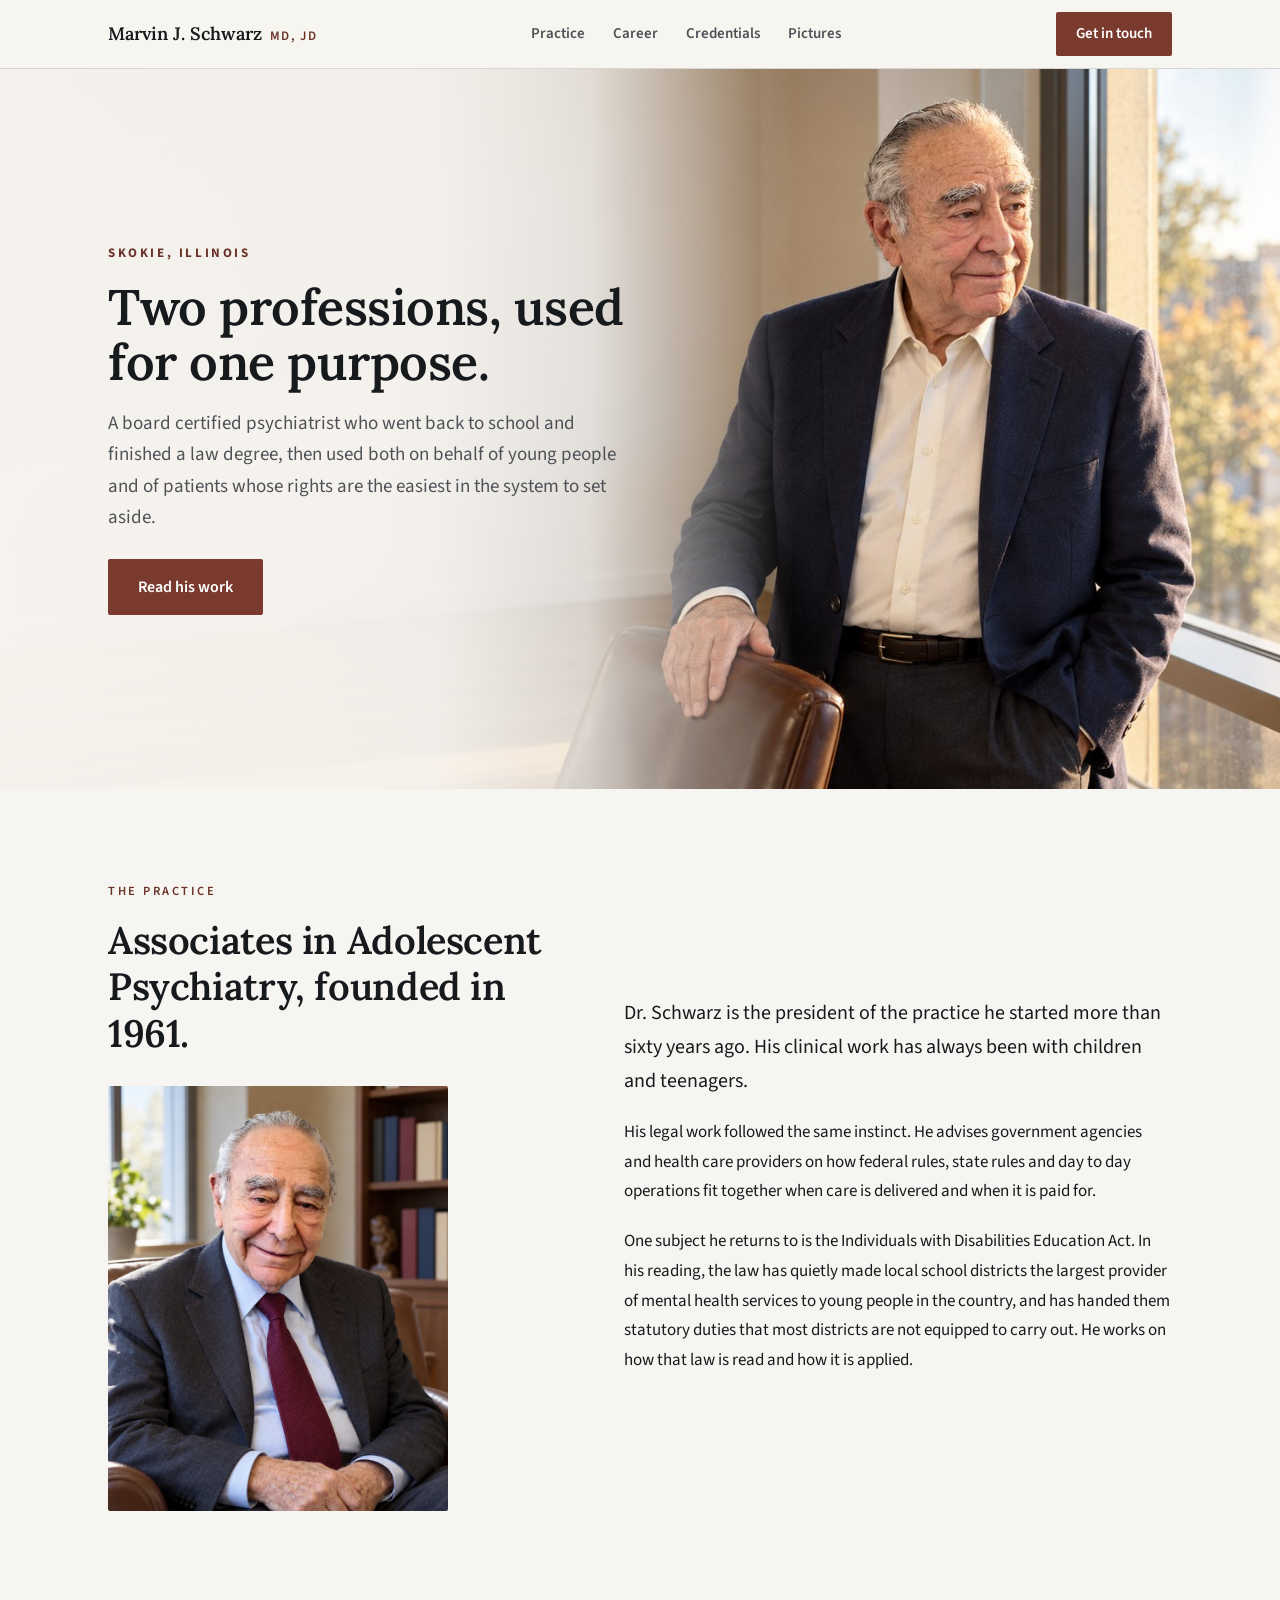
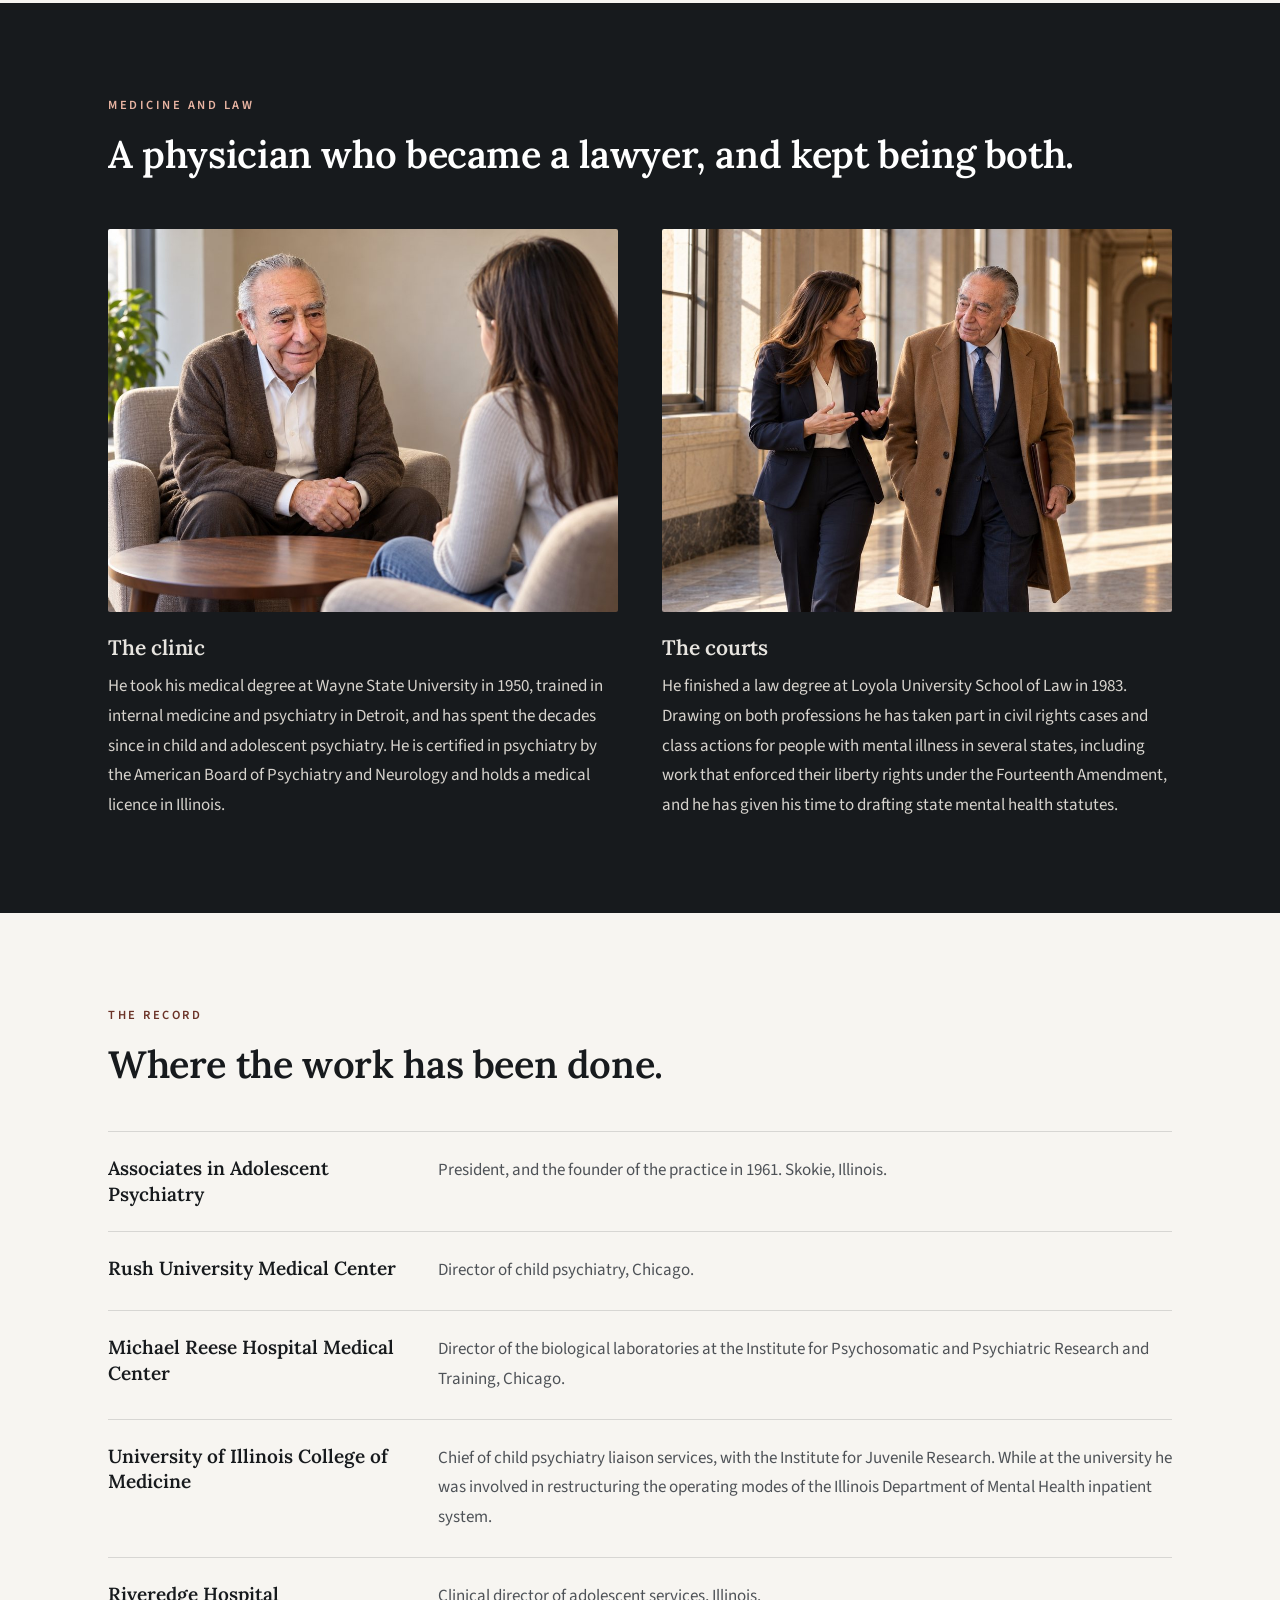
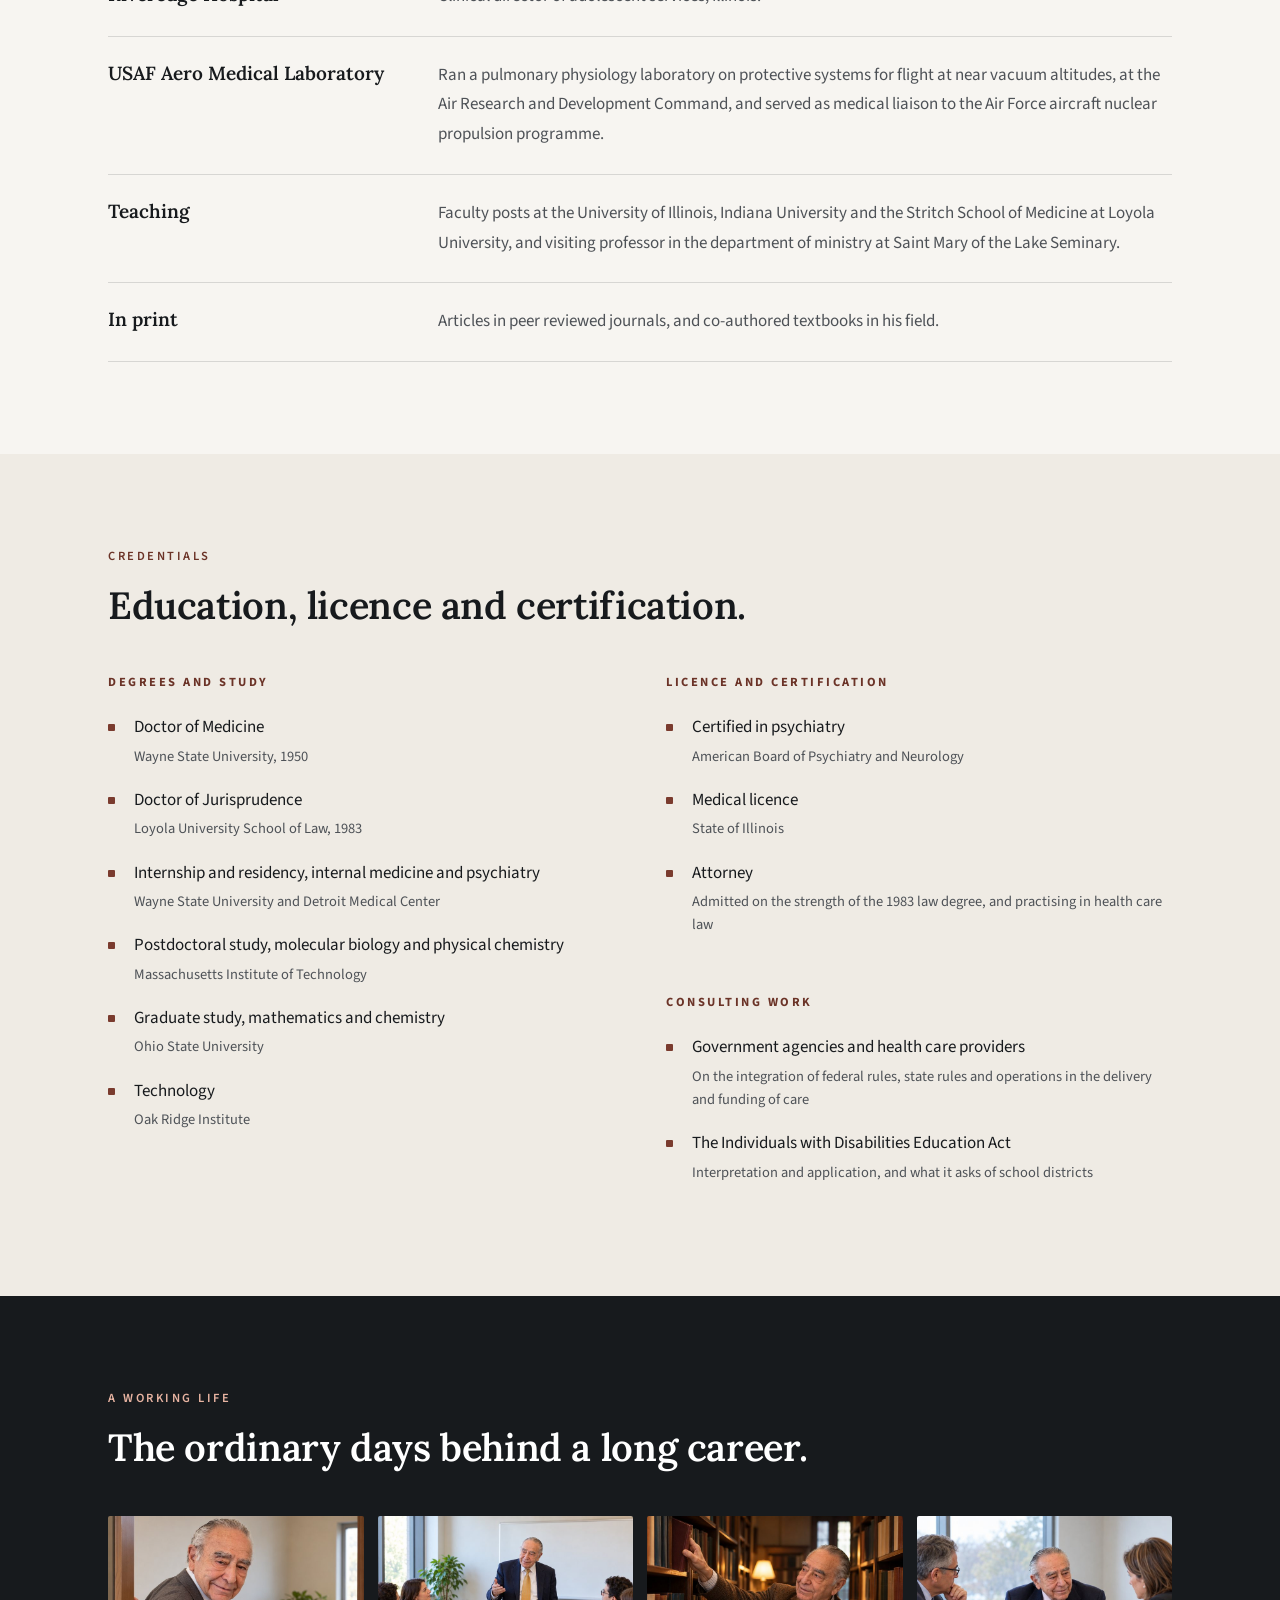
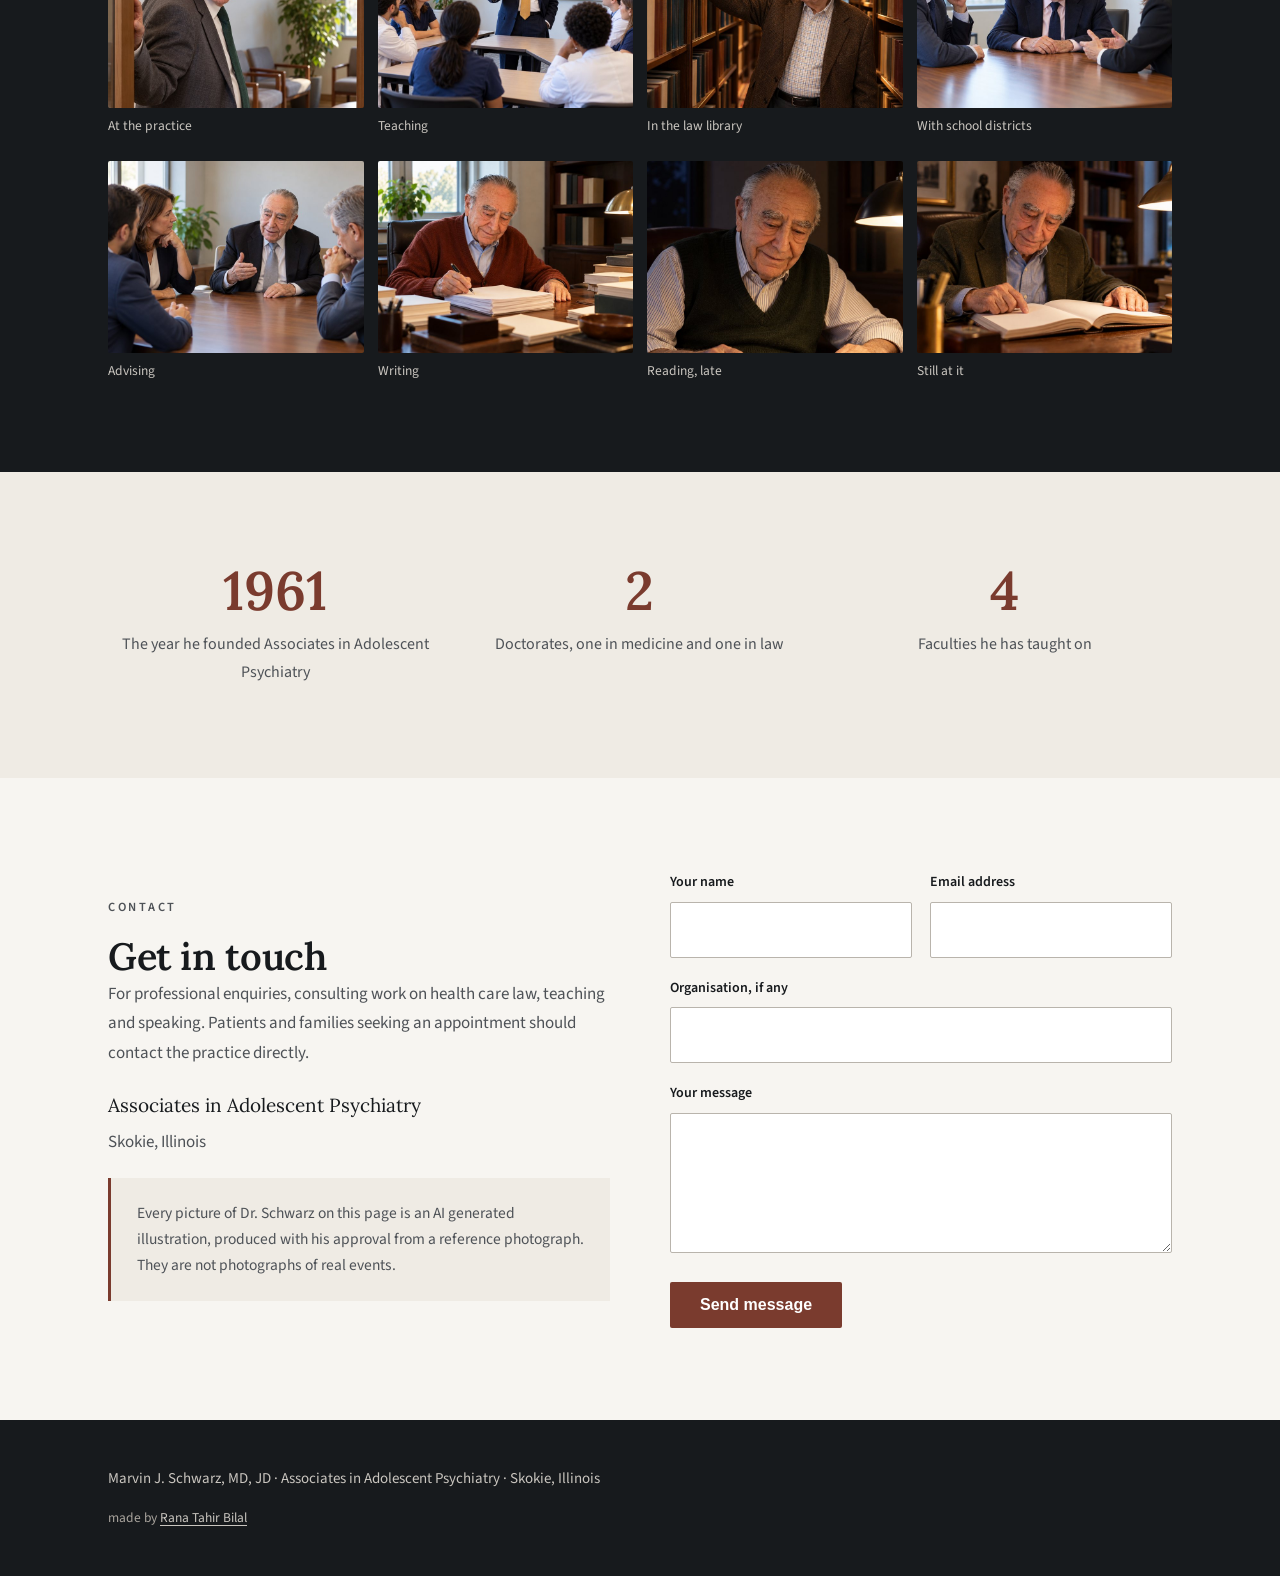
<file: index.html>
<!DOCTYPE html>
<html lang="en">
<head>
<meta charset="utf-8">
<meta name="viewport" content="width=device-width, initial-scale=1">
<title>Marvin J. Schwarz, MD, JD | Adolescent Psychiatry and Health Law, Skokie, Illinois</title>
<meta name="author" content="Marvin J. Schwarz, MD, JD">
<meta name="description" content="Marvin J. Schwarz, MD, JD is a board certified psychiatrist and attorney and the president of Associates in Adolescent Psychiatry in Skokie, Illinois, the practice he founded in 1961. He uses both professions on behalf of young people and of patients whose rights are easily set aside.">
<!-- NOINDEX while this lives on github.io. When it moves to his own domain, delete the next
     line and change Disallow to Allow in robots.txt. Nothing else needs to change. -->
<meta name="robots" content="noindex, nofollow">
<link rel="canonical" href="https://ranatahirbilal.github.io/marvin-schwarz/">
<meta property="og:type" content="profile">
<meta property="og:title" content="Marvin J. Schwarz, MD, JD">
<meta property="og:description" content="Board certified psychiatrist and attorney. President of Associates in Adolescent Psychiatry, Skokie, Illinois, founded 1961.">
<meta property="og:url" content="https://ranatahirbilal.github.io/marvin-schwarz/">
<meta property="og:image" content="https://ranatahirbilal.github.io/marvin-schwarz/mjs/img/hero.jpg">
<meta name="twitter:card" content="summary_large_image">
<link rel="icon" type="image/png" href="mjs/img/favicon.png">
<link rel="apple-touch-icon" href="mjs/img/apple-touch-icon.png">
<link rel="preconnect" href="https://fonts.googleapis.com">
<link rel="preconnect" href="https://fonts.gstatic.com" crossorigin>
<link rel="stylesheet" href="https://fonts.googleapis.com/css2?family=Lora:wght@500;600&family=Source+Sans+3:wght@400;600;700&display=swap">
<!-- The MegaOne vendor bundle, its jQuery and its four icon font files were all
     dropped: this page uses no Bootstrap class, no Font Awesome glyph and no script,
     so shipping 17MB of them to a reader would have been for nothing. -->
<link rel="stylesheet" href="mjs/css/mjs.css">
<script type="application/ld+json">
{"@context":"https://schema.org","@type":"Person","name":"Marvin J. Schwarz","honorificSuffix":"MD, JD","jobTitle":"Psychiatrist and Attorney","description":"Board certified psychiatrist and attorney, president of Associates in Adolescent Psychiatry in Skokie, Illinois, which he founded in 1961.","url":"https://ranatahirbilal.github.io/marvin-schwarz/","worksFor":{"@type":"MedicalOrganization","name":"Associates in Adolescent Psychiatry","foundingDate":"1961","address":{"@type":"PostalAddress","addressLocality":"Skokie","addressRegion":"IL","addressCountry":"US"}},"address":{"@type":"PostalAddress","addressLocality":"Skokie","addressRegion":"IL","addressCountry":"US"},"alumniOf":[{"@type":"CollegeOrUniversity","name":"Wayne State University"},{"@type":"CollegeOrUniversity","name":"Loyola University School of Law"},{"@type":"CollegeOrUniversity","name":"Massachusetts Institute of Technology"},{"@type":"CollegeOrUniversity","name":"Ohio State University"}],"hasCredential":[{"@type":"EducationalOccupationalCredential","credentialCategory":"degree","name":"Doctor of Medicine","educationalLevel":"Doctorate","recognizedBy":{"@type":"CollegeOrUniversity","name":"Wayne State University"}},{"@type":"EducationalOccupationalCredential","credentialCategory":"degree","name":"Doctor of Jurisprudence","educationalLevel":"Doctorate","recognizedBy":{"@type":"CollegeOrUniversity","name":"Loyola University School of Law"}},{"@type":"EducationalOccupationalCredential","credentialCategory":"certification","name":"Certified in Psychiatry","recognizedBy":{"@type":"Organization","name":"American Board of Psychiatry and Neurology"}}],"knowsAbout":["Adolescent psychiatry","Child psychiatry","Health care law","Individuals with Disabilities Education Act","Civil rights of people with mental illness","Mental health statutes"]}
</script>
</head>
<body id="home">

<nav class="mj-nav">
  <div class="mj-w">
    <a class="mj-brand" href="#home">Marvin J. Schwarz<span>MD, JD</span></a>
    <ul class="mj-links">
      <li><a href="#practice">Practice</a></li>
      <li><a href="#career">Career</a></li>
      <li><a href="#credentials">Credentials</a></li>
      <li><a href="#pictures">Pictures</a></li>
    </ul>
    <a class="mj-navcta" href="#contact">Get in touch</a>
  </div>
</nav>

<header class="mj-hero">
  <!-- The wide frame leaves his head tight against the top edge on a phone, so narrow
       screens get a crop taken from the right of the same picture where he stands. -->
  <picture>
    <source media="(max-width:860px)" srcset="mjs/img/hero-sm.jpg" width="1000" height="800">
    <img src="mjs/img/hero.jpg" width="1600" height="900" alt="Dr. Marvin J. Schwarz standing at a window in his office">
  </picture>
  <div class="mj-overlay"><div class="mj-w"><div class="mj-hero-box">
    <p class="mj-kick">Skokie, Illinois</p>
    <h1>Two professions, used for one purpose.</h1>
    <p>A board certified psychiatrist who went back to school and finished a law degree, then used both on behalf of young people and of patients whose rights are the easiest in the system to set aside.</p>
    <a class="mj-btn" href="#practice">Read his work</a>
  </div></div></div>
</header>

<section class="mj-band" id="practice">
  <div class="mj-w">
    <div class="mj-split mj-narrow">
      <div>
        <p class="mj-eyebrow">The practice</p>
        <h2>Associates in Adolescent Psychiatry, founded in 1961.</h2>
        <img class="mj-portrait" src="mjs/img/portrait.jpg" width="800" height="1000" alt="Portrait of Dr. Marvin J. Schwarz" loading="lazy">
      </div>
      <div>
        <p class="mj-lede">Dr. Schwarz is the president of the practice he started more than sixty years ago. His clinical work has always been with children and teenagers.</p>
        <p>His legal work followed the same instinct. He advises government agencies and health care providers on how federal rules, state rules and day to day operations fit together when care is delivered and when it is paid for.</p>
        <p>One subject he returns to is the Individuals with Disabilities Education Act. In his reading, the law has quietly made local school districts the largest provider of mental health services to young people in the country, and has handed them statutory duties that most districts are not equipped to carry out. He works on how that law is read and how it is applied.</p>
      </div>
    </div>
  </div>
</section>

<section class="mj-band mj-band-ink">
  <div class="mj-w">
    <p class="mj-eyebrow">Medicine and law</p>
    <h2>A physician who became a lawyer, and kept being both.</h2>
    <div class="mj-pair">
      <figure>
        <img src="mjs/img/medicine.jpg" width="1000" height="750" alt="Dr. Schwarz listening to a teenage patient in his consulting room">
        <h3>The clinic</h3>
        <p>He took his medical degree at Wayne State University in 1950, trained in internal medicine and psychiatry in Detroit, and has spent the decades since in child and adolescent psychiatry. He is certified in psychiatry by the American Board of Psychiatry and Neurology and holds a medical licence in Illinois.</p>
      </figure>
      <figure>
        <img src="mjs/img/law.jpg" width="1000" height="750" alt="Dr. Schwarz walking through a courthouse corridor in conversation with a colleague">
        <h3>The courts</h3>
        <p>He finished a law degree at Loyola University School of Law in 1983. Drawing on both professions he has taken part in civil rights cases and class actions for people with mental illness in several states, including work that enforced their liberty rights under the Fourteenth Amendment, and he has given his time to drafting state mental health statutes.</p>
      </figure>
    </div>
  </div>
</section>

<section class="mj-band" id="career">
  <div class="mj-w">
    <p class="mj-eyebrow">The record</p>
    <h2>Where the work has been done.</h2>
    <ul class="mj-record">
      <li><b>Associates in Adolescent Psychiatry</b><span>President, and the founder of the practice in 1961. Skokie, Illinois.</span></li>
      <li><b>Rush University Medical Center</b><span>Director of child psychiatry, Chicago.</span></li>
      <li><b>Michael Reese Hospital Medical Center</b><span>Director of the biological laboratories at the Institute for Psychosomatic and Psychiatric Research and Training, Chicago.</span></li>
      <li><b>University of Illinois College of Medicine</b><span>Chief of child psychiatry liaison services, with the Institute for Juvenile Research. While at the university he was involved in restructuring the operating modes of the Illinois Department of Mental Health inpatient system.</span></li>
      <li><b>Riveredge Hospital</b><span>Clinical director of adolescent services, Illinois.</span></li>
      <li><b>USAF Aero Medical Laboratory</b><span>Ran a pulmonary physiology laboratory on protective systems for flight at near vacuum altitudes, at the Air Research and Development Command, and served as medical liaison to the Air Force aircraft nuclear propulsion programme.</span></li>
      <li><b>Teaching</b><span>Faculty posts at the University of Illinois, Indiana University and the Stritch School of Medicine at Loyola University, and visiting professor in the department of ministry at Saint Mary of the Lake Seminary.</span></li>
      <li><b>In print</b><span>Articles in peer reviewed journals, and co-authored textbooks in his field.</span></li>
    </ul>
  </div>
</section>

<section class="mj-band mj-band-2" id="credentials">
  <div class="mj-w">
    <p class="mj-eyebrow">Credentials</p>
    <h2>Education, licence and certification.</h2>
    <div class="mj-creds">
      <div>
        <h3>Degrees and study</h3>
        <ul class="mj-list">
          <li>Doctor of Medicine<small>Wayne State University, 1950</small></li>
          <li>Doctor of Jurisprudence<small>Loyola University School of Law, 1983</small></li>
          <li>Internship and residency, internal medicine and psychiatry<small>Wayne State University and Detroit Medical Center</small></li>
          <li>Postdoctoral study, molecular biology and physical chemistry<small>Massachusetts Institute of Technology</small></li>
          <li>Graduate study, mathematics and chemistry<small>Ohio State University</small></li>
          <li>Technology<small>Oak Ridge Institute</small></li>
        </ul>
      </div>
      <div>
        <h3>Licence and certification</h3>
        <ul class="mj-list">
          <li>Certified in psychiatry<small>American Board of Psychiatry and Neurology</small></li>
          <li>Medical licence<small>State of Illinois</small></li>
          <li>Attorney<small>Admitted on the strength of the 1983 law degree, and practising in health care law</small></li>
        </ul>
        <h3 style="margin-top:38px">Consulting work</h3>
        <ul class="mj-list">
          <li>Government agencies and health care providers<small>On the integration of federal rules, state rules and operations in the delivery and funding of care</small></li>
          <li>The Individuals with Disabilities Education Act<small>Interpretation and application, and what it asks of school districts</small></li>
        </ul>
      </div>
    </div>
  </div>
</section>

<section class="mj-band mj-band-ink" id="pictures">
  <div class="mj-w">
    <p class="mj-eyebrow">A working life</p>
    <h2>The ordinary days behind a long career.</h2>
    <div class="mj-gal">
      <figure><img src="mjs/img/g-practice.jpg" width="800" height="600" alt="Dr. Schwarz in the doorway of his practice" loading="lazy"><figcaption>At the practice</figcaption></figure>
      <figure><img src="mjs/img/g-teaching.jpg" width="800" height="600" alt="Dr. Schwarz teaching a room of young clinicians" loading="lazy"><figcaption>Teaching</figcaption></figure>
      <figure><img src="mjs/img/g-library.jpg" width="800" height="600" alt="Dr. Schwarz taking a volume from a shelf in a law library" loading="lazy"><figcaption>In the law library</figcaption></figure>
      <figure><img src="mjs/img/g-schools.jpg" width="800" height="600" alt="Dr. Schwarz in a meeting with two school administrators" loading="lazy"><figcaption>With school districts</figcaption></figure>
      <figure><img src="mjs/img/g-table.jpg" width="800" height="600" alt="Dr. Schwarz making a point at a meeting table" loading="lazy"><figcaption>Advising</figcaption></figure>
      <figure><img src="mjs/img/g-writing.jpg" width="800" height="600" alt="Dr. Schwarz writing at his desk" loading="lazy"><figcaption>Writing</figcaption></figure>
      <figure><img src="mjs/img/g-reading.jpg" width="800" height="600" alt="Dr. Schwarz reading late at his desk under a lamp" loading="lazy"><figcaption>Reading, late</figcaption></figure>
      <figure><img src="mjs/img/g-study.jpg" width="800" height="600" alt="Dr. Schwarz with his hands resting on an open book" loading="lazy"><figcaption>Still at it</figcaption></figure>
    </div>
  </div>
</section>

<section class="mj-band mj-band-2">
  <div class="mj-w">
    <div class="mj-figs">
      <div><span class="n">1961</span><p>The year he founded Associates in Adolescent Psychiatry</p></div>
      <div><span class="n">2</span><p>Doctorates, one in medicine and one in law</p></div>
      <div><span class="n">4</span><p>Faculties he has taught on</p></div>
    </div>
  </div>
</section>

<section class="mj-band" id="contact">
  <div class="mj-w">
    <div class="mj-split">
      <div class="mj-contact-aside">
        <p class="mj-eyebrow">Contact</p>
        <h2>Get in touch</h2>
        <p>For professional enquiries, consulting work on health care law, teaching and speaking. Patients and families seeking an appointment should contact the practice directly.</p>
        <p class="mj-where">Associates in Adolescent Psychiatry</p>
        <p>Skokie, Illinois</p>
        <p class="mj-note">Every picture of Dr. Schwarz on this page is an AI generated illustration, produced with his approval from a reference photograph. They are not photographs of real events.</p>
      </div>
      <div>
        <form class="mj-form" action="https://formsubmit.co/marvinschwarz9@gmail.com" method="POST">
          <input type="hidden" name="_subject" value="Enquiry from the Marvin J. Schwarz website">
          <input type="hidden" name="_captcha" value="false">
          <input type="hidden" name="_template" value="table">
          <input type="hidden" name="_next" value="https://ranatahirbilal.github.io/marvin-schwarz/thanks.html">
          <input class="mj-honey" type="text" name="_honey" tabindex="-1" autocomplete="off" aria-hidden="true">
          <div><label for="mj-name">Your name</label><input id="mj-name" type="text" name="Name" required autocomplete="name"></div>
          <div><label for="mj-email">Email address</label><input id="mj-email" type="email" name="Email" required autocomplete="email"></div>
          <div class="full"><label for="mj-org">Organisation, if any</label><input id="mj-org" type="text" name="Organisation" autocomplete="organization"></div>
          <div class="full"><label for="mj-msg">Your message</label><textarea id="mj-msg" name="Message" required></textarea></div>
          <div class="full"><button class="mj-btn" type="submit">Send message</button></div>
        </form>
      </div>
    </div>
  </div>
</section>

<footer class="mj-foot">
  <div class="mj-w">
    <p style="margin:0">Marvin J. Schwarz, MD, JD &middot; Associates in Adolescent Psychiatry &middot; Skokie, Illinois</p>
    <p class="mj-credit">made by <a href="https://ranatahirbilal.com" rel="nofollow noopener" target="_blank">Rana Tahir Bilal</a></p>
  </div>
</footer>

</body>
</html>
</file>
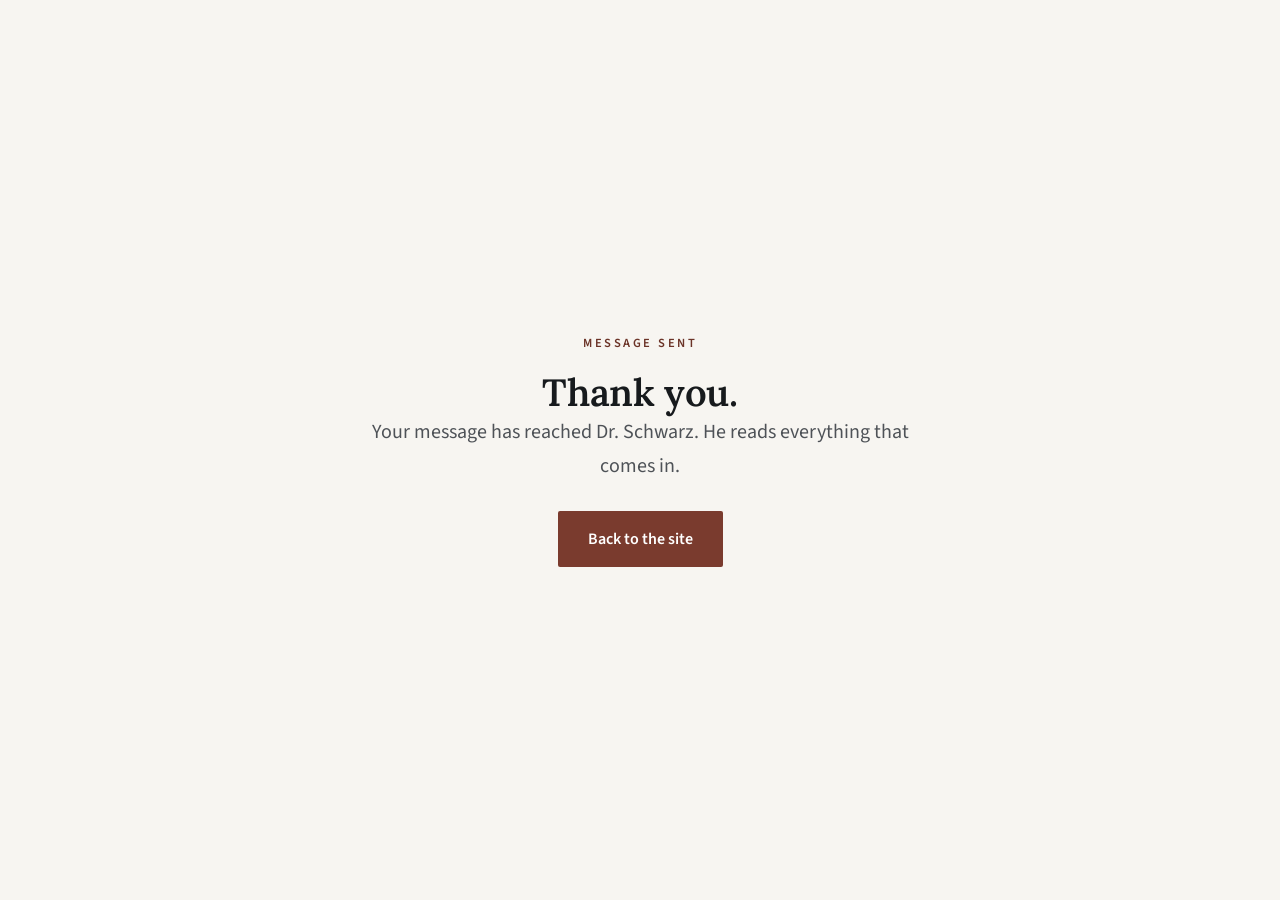
<file: thanks.html>
<!DOCTYPE html>
<html lang="en">
<head>
<meta charset="utf-8">
<meta name="viewport" content="width=device-width, initial-scale=1">
<title>Thank you | Marvin J. Schwarz, MD, JD</title>
<meta name="robots" content="noindex, nofollow">
<link rel="icon" type="image/png" href="mjs/img/favicon.png">
<link rel="preconnect" href="https://fonts.googleapis.com">
<link rel="preconnect" href="https://fonts.gstatic.com" crossorigin>
<link rel="stylesheet" href="https://fonts.googleapis.com/css2?family=Lora:wght@500;600&family=Source+Sans+3:wght@400;600;700&display=swap">
<link rel="stylesheet" href="mjs/css/mjs.css">
<style>.mj-mid{min-height:100vh;display:flex;align-items:center;text-align:center}</style>
</head>
<body>
<div class="mj-mid"><div class="mj-w" style="margin:0 auto">
  <p class="mj-eyebrow">Message sent</p>
  <h2>Thank you.</h2>
  <p class="mj-lede" style="max-width:560px;margin:0 auto 28px;color:var(--mj-mut)">Your message has reached Dr. Schwarz. He reads everything that comes in.</p>
  <a class="mj-btn" href="./">Back to the site</a>
</div></div>
</body>
</html>
</file>
<file: mjs/css/mjs.css>
/* ==========================================================================
   Marvin J. Schwarz, MD, JD. Written for this site, loaded last so it wins.
   Built on the MegaOne digital-creative demo's vendor stack only: the demo's
   own stylesheet is not used, because its geometry fights a text led page.

   Colour, with the measured ratio beside each so nobody has to guess:
     --mj-ink      #171A1D   16.93 on paper
     --mj-mut      #4E5257    7.73 on paper
     --mj-acc      #7A3B2E    rules, bands and figures of 24px and over only
     --mj-acc-ink  #6B3327    8.27 on paper, safe for small text on light
     --mj-acc-lift #E8B4A2    8.02 on ink, safe for small text on dark
   ========================================================================== */
:root{
  --mj-paper:#F7F5F1;
  --mj-paper-2:#EFEBE4;
  --mj-ink:#171A1D;
  --mj-ink-2:#22262A;
  --mj-mut:#4E5257;
  --mj-acc:#7A3B2E;
  --mj-acc-ink:#6B3327;
  --mj-acc-lift:#E8B4A2;
  --mj-line:rgba(23,26,29,.14);
  --mj-serif:"Lora",Georgia,"Times New Roman",serif;
  --mj-sans:"Source Sans 3",-apple-system,BlinkMacSystemFont,"Segoe UI",Roboto,sans-serif;
}
*,*::before,*::after{box-sizing:border-box}
html{scroll-behavior:smooth}
body{margin:0;background:var(--mj-paper);color:var(--mj-ink);
  font-family:var(--mj-sans);font-size:17px;line-height:1.75;
  -webkit-font-smoothing:antialiased;overflow-x:hidden}
img{max-width:100%;height:auto;display:block}
a{color:var(--mj-acc-ink)}
.mj-w{max-width:1120px;margin:0 auto;padding:0 28px}
.mj-sr{position:absolute;width:1px;height:1px;padding:0;margin:-1px;overflow:hidden;
  clip:rect(0,0,0,0);white-space:nowrap;border:0}
:focus-visible{outline:3px solid var(--mj-acc);outline-offset:3px}

/* eyebrow. No trailing rule, no dash: a chevron or nothing. */
.mj-eyebrow{font-size:12.5px;letter-spacing:.2em;text-transform:uppercase;
  color:var(--mj-acc-ink);font-weight:600;margin:0 0 14px}
h1,h2,h3{font-family:var(--mj-serif);font-weight:600;letter-spacing:-.01em;margin:0}
h2{font-size:38px;line-height:1.22}
h3{font-size:21px;line-height:1.35}
p{margin:0 0 20px}
.mj-lede{font-size:20px;line-height:1.7}

/* nav */
.mj-nav{position:sticky;top:0;z-index:60;background:rgba(247,245,241,.94);
  backdrop-filter:saturate(140%) blur(8px);border-bottom:1px solid var(--mj-line)}
.mj-nav .mj-w{display:flex;align-items:center;justify-content:space-between;
  min-height:68px;gap:20px}
.mj-brand{font-family:var(--mj-serif);font-size:18px;font-weight:600;color:var(--mj-ink);
  text-decoration:none;white-space:nowrap}
.mj-brand span{color:var(--mj-acc-ink);font-size:13px;letter-spacing:.1em;
  font-family:var(--mj-sans);font-weight:600;margin-left:8px}
.mj-links{display:flex;gap:28px;list-style:none;margin:0;padding:0}
.mj-links a{color:var(--mj-mut);text-decoration:none;font-size:15px;font-weight:600}
.mj-links a:hover{color:var(--mj-acc-ink)}
.mj-navcta{background:var(--mj-acc);color:#fff;padding:9px 20px;border-radius:2px;
  text-decoration:none;font-size:15px;font-weight:600;white-space:nowrap}
.mj-navcta:hover{background:var(--mj-acc-ink);color:#fff}
/* Below 900px the links used to be display:none with no menu in their place, which
   left a phone with no navigation at all and made the contrast harness report three
   HIDDEN items. They now wrap onto a second row instead. No toggle, no script. */
@media(max-width:900px){
  .mj-nav .mj-w{flex-wrap:wrap;padding-top:12px;padding-bottom:12px;min-height:0}
  .mj-brand{order:1}
  .mj-navcta{order:2}
  .mj-links{order:3;width:100%;gap:20px;justify-content:flex-start;padding-top:10px;
    border-top:1px solid var(--mj-line);margin-top:10px;flex-wrap:wrap}
  .mj-links a{font-size:14px}
}
@media(max-width:420px){.mj-links{gap:14px}.mj-links a{font-size:13.5px}}

/* hero. Image 02 puts him in the right third, so the copy sits left.
   The left half of that photograph is a pale sunlit wall, so light text on it
   measured 1.41:1. Rather than drown a warm photograph in a 70 percent black
   scrim to rescue white type, the wash goes the other way: a paper coloured
   gradient over the left, and the type is ink. Measured after the change at
   the foot of this block. */
.mj-hero{position:relative;background:var(--mj-paper)}
.mj-hero img{width:100%;height:auto;display:block}
.mj-hero .mj-overlay{position:absolute;inset:0;display:flex;align-items:center;
  background:linear-gradient(90deg,
    rgba(247,245,241,.97) 0%,
    rgba(247,245,241,.95) 34%,
    rgba(247,245,241,.80) 46%,
    rgba(247,245,241,0) 62%)}
.mj-hero .mj-w{width:100%}
.mj-hero-box{max-width:520px}
.mj-hero h1{font-size:50px;line-height:1.1;color:var(--mj-ink);margin-bottom:18px}
.mj-hero .mj-kick{color:var(--mj-acc-ink);font-size:13px;letter-spacing:.2em;
  text-transform:uppercase;font-weight:700;margin:0 0 16px}
.mj-hero p{color:var(--mj-mut);font-size:19px;line-height:1.65;margin-bottom:26px}
.mj-btn{display:inline-block;background:var(--mj-acc);color:#fff;text-decoration:none;
  padding:14px 30px;border-radius:2px;font-weight:600;font-size:16px;border:0;cursor:pointer}
.mj-btn:hover{background:#8E4535;color:#fff}
/* Between 861 and 1200 the photograph shrinks but the copy does not, so the
   paragraph ran past the strong part of the wash and measured 3.54:1. The wash
   holds further right at these widths and the box is capped. */
@media(max-width:1200px){
  .mj-hero .mj-overlay{background:linear-gradient(90deg,
    rgba(247,245,241,.985) 0%,
    rgba(247,245,241,.975) 52%,
    rgba(247,245,241,.88) 64%,
    rgba(247,245,241,0) 80%)}
  .mj-hero-box{max-width:460px}
}
@media(max-width:1100px){.mj-hero h1{font-size:40px}.mj-hero p{font-size:17px}}
@media(max-width:860px){
  /* Below this width the photograph fills the whole frame, so no gradient can be
     trusted. The copy moves out from under the picture entirely. */
  .mj-hero .mj-overlay{position:static;background:var(--mj-paper);padding:44px 0 50px}
  .mj-hero-box{max-width:none}
  .mj-hero h1{font-size:34px}
}

/* generic band */
.mj-band{padding:92px 0}
.mj-band-2{background:var(--mj-paper-2)}
.mj-band-ink{background:var(--mj-ink);color:#E7E4DF}
.mj-band-ink h2{color:#fff}
.mj-band-ink .mj-eyebrow{color:var(--mj-acc-lift)}
.mj-band-ink p{color:#D7D3CD}
@media(max-width:700px){.mj-band{padding:62px 0}h2{font-size:30px}}

/* two column split */
.mj-split{display:grid;grid-template-columns:1fr 1fr;gap:60px;align-items:center}
.mj-split.mj-narrow{grid-template-columns:5fr 6fr}
@media(max-width:860px){.mj-split,.mj-split.mj-narrow{grid-template-columns:1fr;gap:28px}}

/* the two professions */
.mj-pair{display:grid;grid-template-columns:1fr 1fr;gap:44px;margin-top:52px}
.mj-pair figure{margin:0}
.mj-pair img{border-radius:2px}
.mj-pair h3{margin:22px 0 10px}
.mj-pair p{color:var(--mj-mut);margin:0}
.mj-band-ink .mj-pair p{color:#D7D3CD}
@media(max-width:860px){.mj-pair{grid-template-columns:1fr;gap:36px}}

/* the record */
.mj-record{list-style:none;margin:44px 0 0;padding:0}
.mj-record li{display:grid;grid-template-columns:minmax(210px,290px) 1fr;gap:12px 40px;
  padding:24px 0;border-top:1px solid var(--mj-line);align-items:baseline}
.mj-record li:last-child{border-bottom:1px solid var(--mj-line)}
.mj-record b{font-family:var(--mj-serif);font-size:19px;font-weight:600;line-height:1.35}
.mj-record span{color:var(--mj-mut)}
@media(max-width:760px){.mj-record li{grid-template-columns:1fr;gap:6px}}

/* credentials */
.mj-creds{display:grid;grid-template-columns:1fr 1fr;gap:52px;margin-top:46px}
.mj-creds h3{font-family:var(--mj-sans);font-size:12.5px;letter-spacing:.2em;
  text-transform:uppercase;color:var(--mj-acc-ink);margin:0 0 24px;font-weight:700}
.mj-list{list-style:none;margin:0;padding:0}
.mj-list li{position:relative;padding:0 0 20px 26px;font-size:17px;line-height:1.5}
.mj-list li::before{content:"";position:absolute;left:0;top:9px;width:7px;height:7px;
  background:var(--mj-acc);border-radius:1px}
.mj-list small{display:block;color:var(--mj-mut);font-size:14.5px;line-height:1.6;margin-top:4px}
@media(max-width:760px){.mj-creds{grid-template-columns:1fr;gap:40px}}

/* gallery */
/* figure had overflow:hidden with the image at height:100%, which let the grid row
   stretch the picture over the caption and clip it. Every caption was invisible. */
.mj-gal{display:grid;grid-template-columns:repeat(4,1fr);gap:26px 14px;margin-top:46px}
.mj-gal figure{margin:0}
.mj-gal img{width:100%;height:auto;aspect-ratio:4/3;object-fit:cover;border-radius:2px}
.mj-gal figcaption{font-size:13.5px;color:var(--mj-mut);margin-top:8px;line-height:1.45}
.mj-band-ink .mj-gal figcaption{color:#C9C5BF}
@media(max-width:900px){.mj-gal{grid-template-columns:repeat(2,1fr)}}
@media(max-width:480px){.mj-gal{grid-template-columns:1fr}}

/* figures */
.mj-figs{display:grid;grid-template-columns:repeat(3,1fr);gap:30px;text-align:center}
.mj-figs .n{font-family:var(--mj-serif);font-size:54px;line-height:1;color:var(--mj-acc);
  display:block;margin-bottom:12px;font-weight:600}
.mj-band-ink .mj-figs .n{color:var(--mj-acc-lift)}
.mj-figs p{color:var(--mj-mut);margin:0;font-size:16px}
.mj-band-ink .mj-figs p{color:#D7D3CD}
@media(max-width:700px){.mj-figs{grid-template-columns:1fr;gap:34px}}

/* contact */
.mj-form{display:grid;grid-template-columns:1fr 1fr;gap:18px}
.mj-form .full{grid-column:1 / -1}
.mj-form label{display:block;font-size:14px;font-weight:600;margin-bottom:7px;
  color:var(--mj-ink)}
.mj-form input,.mj-form textarea{width:100%;padding:13px 15px;border:1px solid #B9B4AC;
  border-radius:2px;background:#fff;font:inherit;font-size:16px;color:var(--mj-ink)}
.mj-form textarea{min-height:140px;resize:vertical}
.mj-form input:focus,.mj-form textarea:focus{border-color:var(--mj-acc);outline:none;
  box-shadow:0 0 0 3px rgba(122,59,46,.18)}
.mj-honey{position:absolute;left:-9999px;width:1px;height:1px;overflow:hidden}
.mj-contact-aside p{color:var(--mj-mut)}
.mj-contact-aside .mj-where{font-family:var(--mj-serif);font-size:19px;color:var(--mj-ink);
  margin-bottom:6px}
@media(max-width:700px){.mj-form{grid-template-columns:1fr}}

/* disclosure and footer */
.mj-note{background:var(--mj-paper-2);border-left:3px solid var(--mj-acc);
  padding:22px 26px;margin:0;color:var(--mj-mut);font-size:15.5px;line-height:1.7}
.mj-foot{background:var(--mj-ink);color:#C9C5BF;padding:46px 0;font-size:15px}
.mj-foot a{color:var(--mj-acc-lift)}
.mj-foot .mj-credit{margin:14px 0 0;font-size:13.5px;color:#A9A49D}
.mj-foot .mj-credit a{color:#C9C5BF;text-decoration:underline;text-underline-offset:3px}

/* The portrait sits in the left column of the practice band, which was otherwise
   an empty half on a wide screen. */
.mj-portrait{margin-top:30px;border-radius:2px;max-width:340px}
@media(max-width:860px){.mj-portrait{max-width:260px;margin-top:22px}}
</file>
